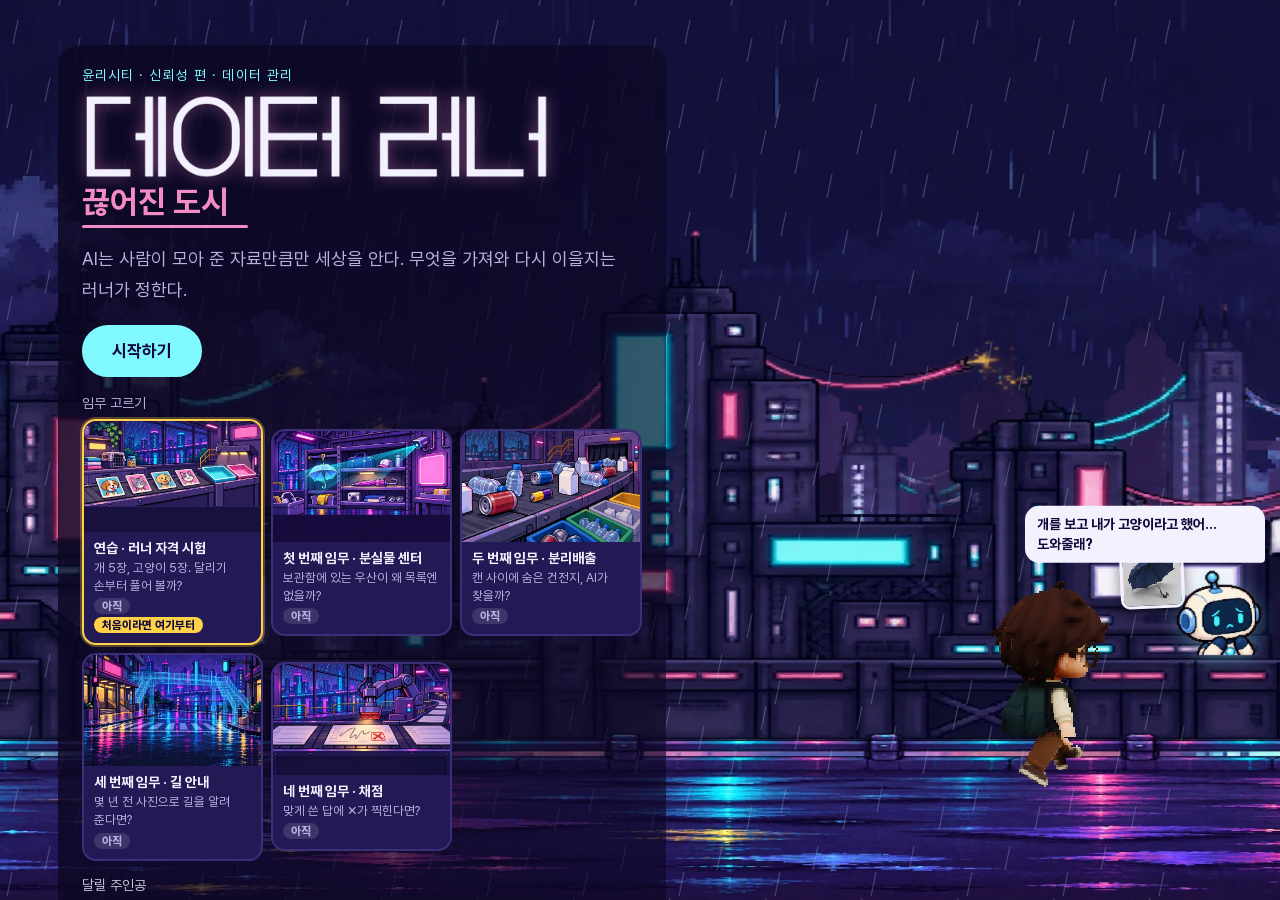
<file: index.html>
<!doctype html>
<html lang="ko">
<head>
<meta charset="utf-8">
<meta name="viewport" content="width=device-width, initial-scale=1, viewport-fit=cover">
<title>데이터 러너: 끊어진 도시</title>
<meta name="description" content="AI 학습 데이터를 직접 골라 모으며 데이터 관리의 책임을 경험하는 3레인 러너 게임">
<meta property="og:type" content="website">
<meta property="og:title" content="데이터 러너: 끊어진 도시">
<meta property="og:description" content="비 오는 도시를 달리며 AI가 배울 사진을 고르고, 그 판단이 어떤 결과로 이어지는지 확인하는 러너 게임">
<meta property="og:url" content="https://jungbucks.github.io/ethicity-data/">
<meta property="og:image" content="https://jungbucks.github.io/ethicity-data/assets/title/og-image.jpg">
<meta property="og:image:width" content="1200">
<meta property="og:image:height" content="630">
<meta name="twitter:card" content="summary_large_image">
<meta name="twitter:title" content="데이터 러너: 끊어진 도시">
<meta name="twitter:image" content="https://jungbucks.github.io/ethicity-data/assets/title/og-image.jpg">
<!-- 시작 화면 배경 4장은 스크립트를 기다리지 않고 바로 받기 시작한다(2026-11-10 — 전엔 스크립트가 다 실행된 뒤에야 받기 시작해 그림이 늦게 떴다) -->
<link rel="preload" as="image" href="assets/title/bg-sky.webp">
<link rel="preload" as="image" href="assets/title/bg-far.webp">
<link rel="preload" as="image" href="assets/title/bg-mid.webp">
<link rel="preload" as="image" href="assets/title/bg-road.webp">
<!-- 본문 글꼴 Pretendard는 게임 폴더에 싣는다(css/pretendard.css, assets/fonts — 2026-11-14). 본문 굵기(400)만 미리 받는다.
     http(s)일 때만: file://(더블클릭)에서는 미리 받기가 CORS 오류를 내고 쓰이지도 않는다(@font-face는 file://에서도 읽힌다) -->
<script>if (location.protocol !== 'file:') { const l = document.createElement('link'); l.rel = 'preload'; l.as = 'font'; l.type = 'font/woff2'; l.crossOrigin = ''; l.href = 'assets/fonts/Pretendard-Regular.subset.woff2'; document.head.appendChild(l); }</script>
<link rel="stylesheet" href="css/pretendard.css">
<link rel="stylesheet" href="css/hw-fonts.css">
<link rel="stylesheet" href="css/style.css">
<link rel="stylesheet" href="css/title-type.css">
</head>
<body>
<main id="app">
  <section id="screen-title" class="screen">
    <div id="title-scene" class="title-scene no-art" aria-hidden="true">
      <div class="tl-sky"></div>
      <div class="tl-layer tl-far"></div>
      <div class="tl-layer tl-mid"><i class="tl-spark" style="left:6.5%;top:31%"></i><i class="tl-spark" style="left:14%;top:24%"></i><i class="tl-spark" style="left:27%;top:34%"></i><i class="tl-spark" style="left:36%;top:27%"></i><i class="tl-spark" style="left:44%;top:33%"></i><i class="tl-spark" style="left:56.5%;top:31%"></i><i class="tl-spark" style="left:64%;top:24%"></i><i class="tl-spark" style="left:77%;top:34%"></i><i class="tl-spark" style="left:86%;top:27%"></i><i class="tl-spark" style="left:94%;top:33%"></i></div>
      <div class="tl-layer tl-road"></div>
      <div class="tl-rain"></div>
      <div class="tl-stage"><canvas id="title-runner" aria-hidden="true"></canvas></div>
      <div class="tl-cards"></div>
    </div>
    <div class="title-layout">
      <div class="title-wrap">
        <p class="title-kicker">윤리시티 · 신뢰성 편 · 데이터 관리</p>
        <h1 class="series-title"><span class="title-ink runner-word"><span class="title-text">데이터 러너</span><img src="assets/title-type/title.png" alt="" aria-hidden="true" onload="this.parentElement.classList.add('is-ready')" onerror="this.parentElement.classList.remove('is-ready')"></span><span class="title-sub"><span class="title-glitch" data-text="끊어진 도시">끊어진 도시</span><i class="title-link" aria-hidden="true"></i></span></h1>
        <p class="title-lead">AI는 사람이 모아 준 자료만큼만 세상을 안다. 무엇을 가져와 다시 이을지는 러너가 정한다.</p>
        <div id="title-actions" class="actions"><button id="btn-start" class="btn btn-primary" type="button">시작하기</button></div>
        <p id="title-progress" class="title-progress" hidden></p>
        <div id="title-missions" class="title-missions" role="group" aria-label="임무 고르기"></div>
        <div id="hero-pick" class="hero-pick" role="group" aria-label="달릴 주인공"></div>
      </div>
      <div id="title-guide" class="title-guide"></div>
    </div>
  </section>
  <section id="screen-profile" class="screen" hidden></section>
  <section id="screen-story" class="screen" hidden></section>
  <section id="screen-briefing" class="screen" hidden></section>
  <section id="screen-run" class="screen" hidden>
    <div id="run-stage"></div>
    <div id="hud">
      <div id="hud-bag" class="hud-bag" aria-label="가방"><span class="hud-bag-icon" aria-hidden="true"></span><b>0/0</b></div>
      <div id="hud-hp" class="hud-hp" role="img" aria-label="HP"></div>
      <div id="hud-progress" class="hud-progress" aria-hidden="true"><i></i></div>
      <button id="btn-mute" class="hud-btn" type="button" aria-label="효과음 끄기">♪</button>
      <button id="btn-pause" class="hud-btn" type="button" aria-label="일시정지">❚❚</button>
    </div>
    <p id="run-hint" class="run-hint" hidden></p>
  </section>
  <section id="screen-inspect" class="screen" hidden></section>
  <section id="screen-supervisor" class="screen" hidden></section>
  <section id="screen-conveyor" class="screen" hidden></section>
  <section id="screen-guide" class="screen" hidden></section>
  <section id="screen-grade" class="screen" hidden></section>
  <section id="screen-result" class="screen" hidden></section>
  <section id="screen-prep" class="screen" hidden></section>
  <section id="screen-knockout" class="screen" hidden></section>
  <section id="screen-no3d" class="screen" hidden></section>
  <section id="screen-city" class="screen" hidden></section>
  <section id="screen-chapter" class="screen" hidden></section>
  <section id="screen-outro" class="screen" hidden></section>
  <div id="run-fade" class="run-fade" hidden><b role="status"></b></div>
</main>
<script src="vendor/three.min.js"></script>
<script src="js/config.js"></script>
<script src="js/rng.js"></script>
<script src="missions/cast.js"></script>
<script src="missions/tutorial.js"></script>
<script src="missions/m1.js"></script>
<script src="missions/legacy-flood.js"></script>
<script src="missions/m2.js"></script>
<script src="missions/m3.js"></script>
<script src="missions/m4.js"></script>
<script src="missions/prologue.js"></script>
<script src="js/josa.js"></script>
<script src="js/cards.js"></script>
<script src="js/privacy.js"></script>
<script src="js/judge.js"></script>
<script src="js/result-line.js"></script>
<script src="js/conveyor.js"></script>
<script src="js/grade-compare.js"></script>
<script src="js/showdown.js"></script>
<script src="js/need-goal.js"></script>
<script src="js/glitch.js"></script>
<script src="js/stream.js"></script>
<script src="js/catch.js"></script>
<script src="js/input.js"></script>
<script src="js/cardart.js"></script>
<script src="js/save.js"></script>
<script src="js/sfx.js"></script>
<script src="js/bgm.js"></script>
<script src="assets/models/hero-onyu.js"></script>
<script src="assets/models/hero-daon.js"></script>
<script src="js/hero-model.js"></script>
<script src="js/title-scene.js"></script>
<script src="js/bridge-look.js"></script>
<script src="js/run-world.js"></script>
<script src="js/run-scenery.js"></script>
<script src="js/run-feedback.js"></script>
<script src="js/finish-banner.js"></script>
<script src="js/run3d.js"></script>
<script src="js/ui-story.js"></script>
<script src="js/ui-common.js"></script>
<script src="js/ui-inspect.js"></script>
<script src="js/ui-exam.js"></script>
<script src="js/ui-result.js"></script>
<script src="js/ui-conveyor.js"></script>
<script src="js/ui-guide.js"></script>
<script src="js/ui-grade.js"></script>
<script src="js/city-look.js"></script>
<script src="js/ui-city.js"></script>
<script src="js/ui-chapter.js"></script>
<script src="js/ui-shell.js"></script>
<script src="js/app.js"></script>
</body>
</html>
</file>
<file: css/pretendard.css>
/*
 * 본문 글꼴 Pretendard를 게임 폴더에 싣는다(2026-11-14) — Pretendard가 깔리지 않은 PC(학교 Windows = 맑은 고딕)에서도 같은 글꼴·같은 글자 폭으로 그려지게.
 * 파일: assets/fonts/Pretendard-*.subset.woff2 = npm pretendard@1.3.9 공식 서브셋 그대로(KS X 1001 한글 2,350자 + 라틴), SIL OFL 1.1 — assets/fonts/OFL-Pretendard.txt
 * 'Pretendard' 이름으로 @font-face를 두면 PC에 깔린 Pretendard 대신 이 파일을 쓴다. 2,350자 밖 글자는 --font 목록의 다음 글꼴(맑은 고딕 등)로 넘어간다.
 * 굵기: CSS가 쓰는 400·600·700·800·900 → 파일 넷(900은 가장 가까운 ExtraBold로). 손글씨 글꼴(hw-fonts.css)·Canvas 글자는 이 파일과 상관없다.
 * 본문 굵기(400)는 index.html이 미리 받는다(http(s)일 때만 — file:// 더블클릭에서는 미리 받기가 CORS 오류를 낸다. @font-face 자체는 file://에서도 읽힌다).
 */
@font-face { font-family: 'Pretendard'; src: url('../assets/fonts/Pretendard-Regular.subset.woff2') format('woff2'); font-weight: 400; font-style: normal; font-display: swap; }
@font-face { font-family: 'Pretendard'; src: url('../assets/fonts/Pretendard-SemiBold.subset.woff2') format('woff2'); font-weight: 600; font-style: normal; font-display: swap; }
@font-face { font-family: 'Pretendard'; src: url('../assets/fonts/Pretendard-Bold.subset.woff2') format('woff2'); font-weight: 700; font-style: normal; font-display: swap; }
@font-face { font-family: 'Pretendard'; src: url('../assets/fonts/Pretendard-ExtraBold.subset.woff2') format('woff2'); font-weight: 800; font-style: normal; font-display: swap; }
</file>
<file: css/hw-fonts.css>
/*
 * 4 임무 손글씨 글꼴 — 낱말(데이터·알고리즘·인공지능·머신러닝)과 영문 글자만 남긴 부분 글꼴(woff2, base64).
 * file://로 더블클릭해 열어도 읽히도록 글꼴 파일을 따로 두지 않고 여기에 넣었다. 라이선스: assets/fonts/OFL.txt
 * 남긴 글자: 데이터알고리즘인공지능머신러닝 datAI
 * 만드는 법: 저장소 밖 임시 폴더에서 npm subset-font(README "글꼴" 참고). 원본 글꼴 파일은 저장소에 두지 않는다.
 */
/* Poor Story (YoonDesign Inc., SIL OFL 1.1) — 반듯한 글씨 */
@font-face { font-family: 'HW Neat'; font-style: normal; font-weight: 400; font-display: block; src: url([data-uri]) format('woff2'); }
/* Gamja Flower (YoonDesign Inc., SIL OFL 1.1) — 둥근 아이 글씨 */
@font-face { font-family: 'HW Round'; font-style: normal; font-weight: 400; font-display: block; src: url([data-uri]) format('woff2'); }
/* East Sea Dokdo (YoonDesign Inc., SIL OFL 1.1) — 흘림 */
@font-face { font-family: 'HW Quick'; font-style: normal; font-weight: 400; font-display: block; src: url([data-uri]) format('woff2'); }
/* Dokdo (FONTRIX, SIL OFL 1.1) — 아주 흘린 굵은 글씨 */
@font-face { font-family: 'HW Bold'; font-style: normal; font-weight: 400; font-display: block; src: url([data-uri]) format('woff2'); }
</file>
<file: css/style.css>
/* 데이터 세계 — 밝은 네온 레트로(남보라 바탕 · 시안/분홍 네온). 외부 폰트 없음(file:// 오프라인). */
:root {
  --bg: #120c2e;
  --bg-2: #1c1446;
  --panel: #231a55;
  --line: #3b2f7a;
  --ink: #f4f1ff;
  --ink-2: #b9b2e0;
  --cyan: #7ff9ff;
  --pink: #ff5fb0;
  --yellow: #ffd24a;
  --danger: #ff5f6d;
  --ok: #5be3a1;
  --r: 14px;
  --font: "Pretendard", "Apple SD Gothic Neo", "Malgun Gothic", "Noto Sans KR", system-ui, sans-serif;
}
* { box-sizing: border-box; }
html, body { margin: 0; height: 100%; overscroll-behavior: none; background: var(--bg); color: var(--ink); font-family: var(--font); }
body { overflow: hidden; word-break: keep-all; }
#app { position: fixed; inset: 0; }
.screen { position: absolute; inset: 0; overflow: auto; }
.screen[hidden] { display: none !important; }

.btn { font: inherit; font-weight: 700; font-size: 17px; border-radius: 999px; padding: 14px 28px; border: 2px solid var(--cyan); background: transparent; color: var(--ink); cursor: pointer; }
.btn:focus-visible { outline: 3px solid var(--yellow); outline-offset: 3px; }
.btn-primary { background: var(--cyan); color: #10093a; border-color: var(--cyan); }
.btn:disabled { opacity: .4; cursor: not-allowed; }

/* 타이틀 */
#screen-title { display: grid; place-items: center; background:
  linear-gradient(180deg, #2a1a6e 0%, var(--bg) 60%),
  var(--bg); }
.title-wrap { max-width: 34rem; padding: 32px 20px; }
.title-kicker { color: var(--cyan); letter-spacing: .08em; font-size: 14px; margin: 0 0 12px; }
.title-wrap h1 { font-size: clamp(40px, 9vw, 64px); line-height: 1.05; margin: 0 0 16px; }
.title-wrap h1 span { display: block; font-size: .5em; color: var(--pink); margin-top: 8px; }
.title-lead { color: var(--ink-2); font-size: 18px; line-height: 1.7; margin: 0 0 32px; }

/* 달리기 */
#screen-run { overflow: hidden; background: var(--bg); touch-action: none; }
#run-stage { position: absolute; inset: 0; touch-action: none; background:
  radial-gradient(ellipse 60% 30% at 50% 42%, rgba(255,95,176,.45), transparent 70%),
  linear-gradient(180deg, #0d0828 0%, #2a1a6e 40%, #120c2e 60%); }
#run-stage canvas { display: block; width: 100%; height: 100%; }
/* 빛의 다리(js/run-world.js): 캔버스 뒤 CSS 층 — 하늘·지평선 도시(밑변 = --rw-horizon)·색조·비. 지평선 아래 = 다리 아래 도시의 어둠(바탕) */
#run-stage.rw-on { isolation: isolate; --rw-horizon: 40%; }
#run-stage.rw-on.rw-night { background: linear-gradient(180deg, #120c2e 0%, #1a1040 40%, #0e0926 62%, #0a071c 100%); }
#run-stage.rw-on.rw-day { background: linear-gradient(180deg, #8fc8e8 0%, #cfe4ef 40%, #a9bccb 62%, #7d8fa3 100%); }
.rw-layer { position: absolute; left: 0; z-index: -1; pointer-events: none; }
.rw-layer[hidden] { display: none; }
.rw-sky { top: 0; right: 0; height: calc(var(--rw-horizon) + 2px); background: center bottom / cover no-repeat; }
.rw-far, .rw-mid { width: 400%; background-repeat: repeat-x; background-size: auto 100%; will-change: transform; }
.rw-far { top: calc(var(--rw-horizon) - 30vh); height: 30vh; opacity: .85; }
.rw-mid { top: calc(var(--rw-horizon) - 27vh); height: 27vh; }
.rw-tint { inset: 0; }
/* 실내 무대(2·4 임무, 2차): 벽 그림(창 유리 투명) 밑변 = 지평선, 창 띠(그림 높이 25~68%) 뒤로 낮 도시. 그림이 없으면 방 색 바탕 + 도시만 */
#run-stage.rw-on.rw-indoor.rw-room-sorting { background: linear-gradient(180deg, #a39586 0%, #a39586 40%, #6b6457 62%, #5a544a 100%); }
#run-stage.rw-on.rw-indoor.rw-room-grading { background: linear-gradient(180deg, #c6caca 0%, #c6caca 40%, #6f7c93 62%, #5c677b 100%); }
#run-stage.rw-on.rw-indoor.rw-room-office { background: linear-gradient(180deg, #cea379 0%, #cea379 40%, #5a4330 62%, #4a3628 100%); }
.rw-indoor .rw-sky { height: calc(var(--rw-horizon) * .72); }
.rw-indoor .rw-far { top: calc(var(--rw-horizon) * .26); height: calc(var(--rw-horizon) * .44); opacity: .9; }
.rw-indoor .rw-mid { top: calc(var(--rw-horizon) * .36); height: calc(var(--rw-horizon) * .34); }
.rw-wall { top: 0; height: calc(var(--rw-horizon) + 1px); width: 400%; background-repeat: repeat-x; background-size: auto 100%; background-position: left bottom; will-change: transform; }
.rw-rain { inset: -192px 0 0 -96px; animation: rw-rain .5s linear infinite; background-image: url("data:image/svg+xml,%3Csvg xmlns='http://www.w3.org/2000/svg' width='96' height='192'%3E%3Cg stroke='%23bcd4ff' stroke-opacity='.22' stroke-width='1.2'%3E%3Cpath d='M12 8l-5 24M44 66l-5 24M74 26l-5 24M88 118l-5 24M26 138l-5 24M58 162l-5 24M6 92l-5 24'/%3E%3C/g%3E%3C/svg%3E"); }
@keyframes rw-rain { to { transform: translate(-48px, 192px); } }
.rw-still .rw-rain { animation: none; }
@media (prefers-reduced-motion: reduce) { .rw-rain { animation: none; } }
#hud { position: absolute; left: 16px; right: 16px; top: 16px; display: flex; gap: 12px; align-items: center; pointer-events: none; }
.hud-bag { pointer-events: none; display: flex; align-items: center; gap: 8px; background: rgba(18,12,46,.7); border: 2px solid var(--cyan); border-radius: 999px; padding: 6px 14px; font-size: 20px; }
.hud-bag-icon { width: 20px; height: 18px; border: 3px solid var(--cyan); border-radius: 4px 4px 7px 7px; }
.hud-bag.full { border-color: var(--pink); }
.hud-bag.bump { animation: bump .25s ease-out; }
@keyframes bump { 40% { transform: scale(1.18); } }
.hud-progress { flex: 1; height: 8px; border-radius: 4px; background: rgba(255,255,255,.15); overflow: hidden; }
.hud-progress i { display: block; height: 100%; width: 0; background: var(--cyan); }
.hud-btn { pointer-events: auto; font: inherit; font-size: 18px; width: 40px; height: 40px; border-radius: 50%; border: 2px solid var(--ink-2); background: rgba(18,12,46,.7); color: var(--ink); cursor: pointer; }
.hud-btn[aria-pressed="true"] { opacity: .5; text-decoration: line-through; }
/* 일시정지 메뉴의 배경음악 켬/끔(js/bgm.js) */
.opt-toggle { display: flex; align-items: center; gap: 10px; min-height: 44px; margin: 4px 0 8px; cursor: pointer; font-weight: 600; }
.opt-toggle input { width: 22px; height: 22px; margin: 0; accent-color: var(--cyan); cursor: pointer; }
.run-hint { position: absolute; left: 50%; bottom: 24px; transform: translateX(-50%); margin: 0; background: rgba(18,12,46,.8); border: 1px solid var(--line); border-radius: 999px; padding: 10px 18px; font-size: 16px; white-space: nowrap; }

@media (prefers-reduced-motion: reduce) { .hud-bag.bump { animation: none; } }

/* 공통 페이지(브리핑·검수·결과·마무리) */
.screen:not(#screen-run):not(#screen-title) { background: linear-gradient(180deg, #1c1446 0%, var(--bg) 70%); }
.page { max-width: 46rem; margin: 0 auto; padding: 32px 16px 48px; line-height: 1.7; }
.page h2 { font-size: 22px; margin: 32px 0 16px; }
.kicker { color: var(--cyan); font-size: 14px; letter-spacing: .06em; margin: 0 0 16px; }
.lead { font-size: 18px; color: var(--ink); }
.note { color: var(--ink-2); font-size: 16px; }
.missing { border-left: 3px solid var(--pink); padding: 4px 0 4px 12px; margin: 12px 0; color: var(--ink); }
.actions { display: flex; gap: 12px; flex-wrap: wrap; margin-top: 32px; }
/* 주 버튼 막대(첫 시험 검수 '이 자료로 시험하기' · 결과 '다음 장면' — 플레이테스트 2026-11-12): 내용이 길어도 화면 아래에 붙어 첫 화면에 보인다.
   바탕 = 화면 바탕과 같은 그라디언트를 화면 기준(fixed)으로 칠해 이음매가 안 보이고, 위쪽은 마스크로 서서히(내용이 막대 밑으로 스며든다).
   아래 여백(.page padding-bottom 48px)까지 덮도록 음수 여백 — 붙어 있을 때와 끝까지 내렸을 때 버튼 자리가 같다 */
.actions.actions-sticky { position: sticky; bottom: 0; z-index: 4; margin: 8px -16px -48px; padding: 28px 16px calc(20px + env(safe-area-inset-bottom, 0px));
  background: linear-gradient(180deg, #1c1446 0%, var(--bg) 70%) fixed;
  -webkit-mask-image: linear-gradient(180deg, transparent 0, #000 20px); mask-image: linear-gradient(180deg, transparent 0, #000 20px); }
.btn-ghost { border-color: var(--line); color: var(--ink-2); padding: 10px 18px; font-size: 15px; }
.portrait { flex: none; }
.line { display: flex; gap: 12px; align-items: flex-start; margin: 16px 0; }
.line-body b { font-size: 15px; }
.line-body p { margin: 2px 0 0; font-size: 17px; }

/* 대화창 */
#screen-story { display: flex; align-items: flex-end; justify-content: center; padding: 16px; }
.skip { position: absolute; top: 16px; right: 16px; }
.dialog { width: 100%; max-width: 44rem; display: flex; gap: 16px; align-items: flex-start; background: var(--panel); border: 2px solid var(--line); border-radius: 22px; padding: 20px; margin-bottom: 8vh; cursor: pointer; }
.dialog-body { flex: 1; min-width: 0; }
.dialog-name { font-size: 16px; }
.dialog-text { font-size: 19px; line-height: 1.7; margin: 4px 0 8px; }
.dialog-hint { font-size: 13px; color: var(--ink-2); }
/* 대화 장면 그림(대사 줄 bg) — 인물이 오른쪽에 있는 그림 기준: 오른쪽을 남기고 잘라 폰에서도 인물이 보인다.
   넓은 화면에선 대화창을 그림의 빈 왼쪽으로 */
.story-bg { position: absolute; inset: 0; width: 100%; height: 100%; object-fit: cover; object-position: 90% 50%; opacity: 0; transition: opacity .6s ease; pointer-events: none; }
.story-bg.on { opacity: 1; }
#screen-story.has-bg .dialog { position: relative; z-index: 1; box-shadow: 0 8px 28px rgba(0, 0, 0, .45); }
#screen-story .skip { z-index: 2; }
#screen-story.has-bg .skip { background: rgba(16, 9, 58, .78); }
@media (min-width: 900px) { #screen-story.has-bg { justify-content: flex-start; } #screen-story.has-bg .dialog { max-width: min(44rem, 42vw); margin-left: 2vw; } }
@media (prefers-reduced-motion: reduce) { .story-bg { transition: none; } }
/* 2 임무 선별장 그림: 수거봇이 그림 오른쪽 끝(73~98%)이라 좁은 화면에서 90% 기준이면 머리 오른쪽이 잘린다 → 좁은 화면만 더 오른쪽 기준 */
@media (max-width: 899px) { .story-bg[src$="m2-sorting.webp"] { object-position: 98% 50%; } }
/* 좁은 세로 화면(휴대폰, 2026-11-11 사용자 결정): 그림을 잘라 화면에 채우지 않고 건너뛰기 버튼 아래에 통째로(가로에 맞춤) —
   전에는 그림의 오른쪽 4분의 1만 보여 1 임무의 우산·모니터, 2 임무의 건전지가 화면 밖이었다. 3·4 임무 그림도 같은 배치 */
@media (max-width: 640px) and (orientation: portrait) {
  .story-bg, .story-bg[src$="m2-sorting.webp"] { inset: 72px auto auto 8px; width: calc(100% - 16px); height: auto; aspect-ratio: 16 / 9; object-fit: cover; object-position: 50% 50%; border-radius: 12px; }
}

/* 브리핑 장면 */
.brief-scenes { display: grid; grid-template-columns: repeat(auto-fill, minmax(min(100%, 200px), 1fr)); gap: 16px; align-items: start; }
.brief-scene { margin: 0; background: var(--panel); border-radius: var(--r); padding: 8px; }
.brief-scene img { display: block; width: 100%; aspect-ratio: 1; object-fit: cover; border-radius: 6px; } /* 장면 카드 = 정사각형(Canvas 그림도, 그림 파일 art.img도) */
/* 4 임무 브리핑 답안 샘플(낱말판) — 375px에서 2×2, 넓으면 4칸 */
.brief-samples { display: grid; grid-template-columns: repeat(4, minmax(0, 1fr)); gap: 10px; }
.brief-sample { margin: 0; }
.brief-sample img { display: block; width: 100%; aspect-ratio: 1; border-radius: 8px; }
.brief-sample figcaption { font-size: 14px; text-align: center; padding-top: 4px; color: var(--muted, #c9c3e8); }
@media (max-width: 640px) { .brief-samples { grid-template-columns: repeat(2, minmax(0, 1fr)); } }
.brief-scene figcaption { font-size: 16px; padding: 8px 4px 2px; }
.brief-scene[data-emphasis="low"] { opacity: .72; transform: scale(.88); transform-origin: top left; }
.brief-scene[data-emphasis="low"] figcaption { font-size: 14px; color: var(--ink-2); }

/* 결과 장면 그림: 화면 높이의 46%까지만(1280×800에서 480 → 368px) — 그림 아래 결과 문구가 첫 화면에서 주 버튼 막대에 가리지 않게(플레이테스트 2026-11-12). 좁은 화면은 폭 그대로 */
.result-art { display: block; width: 100%; max-width: min(30rem, 46vh); border-radius: var(--r); }

/* 검수 · 보충 준비 */
.notice { background: rgba(255,95,176,.14); border: 1px solid var(--pink); border-radius: 12px; padding: 10px 14px; }
.notice[hidden] { display: none; }
.bag-grid[hidden] { display: none; }
.btn-prep-all { margin: 12px 0; }
.notice.notice-ok { background: rgba(91,227,161,.12); border-color: var(--ok); } /* 보충 출발 가능(플레이테스트 7) */
.bag-grid { display: grid; grid-template-columns: repeat(auto-fill, minmax(96px, 1fr)); gap: 10px; }
.bag-card { position: relative; background: var(--panel); border: 2px solid var(--line); border-radius: 12px; padding: 6px; }
.bag-card.ambiguous { border-color: var(--pink); }
.bag-card.undecided { box-shadow: 0 0 0 3px rgba(255,95,176,.35); }
.bag-open { display: block; width: 100%; padding: 0; border: 0; background: none; color: inherit; font: inherit; cursor: pointer; }
.bag-open > img { display: block; width: 100%; image-rendering: pixelated; border-radius: 6px; }
.bag-icons { display: flex; gap: 4px; margin-top: 4px; }
.bag-icons img { width: 22px; height: 22px; }
.bag-state { display: block; font-size: 12px; color: var(--pink); margin-top: 2px; }
.btn-remove { margin-top: 6px; width: 100%; font: inherit; font-size: 13px; padding: 4px; border-radius: 8px; border: 1px solid var(--line); background: transparent; color: var(--ink-2); cursor: pointer; }
.btn-remove:hover { color: var(--ink); border-color: var(--ink-2); }
.scene-sum { margin: 0 0 16px; }
.scene-sum h3 { font-size: 16px; margin: 0 0 8px; color: var(--ink-2); }
.scene-thumbs { display: flex; flex-wrap: wrap; gap: 4px; min-height: 40px; }
.scene-thumbs img { width: 40px; height: 40px; image-rendering: pixelated; border-radius: 4px; }
.scene-thumbs .empty { color: var(--ink-2); font-size: 14px; }
.zoom { position: fixed; inset: 0; z-index: 10; background: rgba(8,5,24,.8); display: grid; place-items: center; padding: 16px; overflow: auto; }
.zoom-panel { background: var(--bg-2); border: 2px solid var(--cyan); border-radius: 20px; padding: 16px; width: min(100%, 40rem); max-height: 100%; overflow: auto; }
.zoom-art { display: block; width: 100%; max-width: 22rem; border-radius: 10px; margin: 10px auto 0; } /* 가운데(플레이테스트 5) */
.zoom-head { display: flex; align-items: center; justify-content: space-between; gap: 10px; }
.zoom-head .zoom-label { margin: 0; min-width: 0; }
.zoom-close { flex: none; }
.zoom-panel h3 { font-size: 16px; margin: 16px 0 8px; }
.clues { display: grid; grid-template-columns: repeat(auto-fill, minmax(140px, 1fr)); gap: 10px; }
.clue { margin: 0; }
.clue img { display: block; width: 100%; border-radius: 8px; }
.clue figcaption { font-size: 14px; margin-top: 4px; }
.labels { display: flex; flex-wrap: wrap; gap: 8px; }
.btn-label { padding: 8px 14px; font-size: 15px; border-color: var(--line); }
.btn-label[aria-pressed="true"] { background: var(--pink); border-color: var(--pink); color: #10093a; }
.page-center { min-height: 100%; display: flex; flex-direction: column; justify-content: center; }
.failed { padding-left: 20px; }

/* 결과 */
.chip { display: inline-block; border-radius: 999px; padding: 4px 14px; font-weight: 700; font-size: 15px; margin: 16px 0 0; }
.chip-ok { background: var(--ok); color: #0b2a1c; }
.chip-warn { background: #ff9f5a; color: #3a1a00; }
.chip-danger { background: var(--danger); color: #2a0008; }

/* 프롤로그: 러너 프로필 + 독백 */
.prologue { min-height: 100%; display: flex; flex-direction: column; justify-content: center; padding-top: 72px; }
.profile-card { display: flex; gap: 20px; align-items: center; background: var(--panel); border: 2px solid var(--yellow); border-radius: 24px; padding: 20px; }
.profile-body .kicker { margin-bottom: 8px; color: var(--yellow); }
.profile-body dl { margin: 0; font-size: 16px; }
.profile-row { display: grid; grid-template-columns: 7em 1fr; gap: 12px; padding: 2px 0; }
.profile-body dt { color: var(--ink-2); }
.profile-body dd { margin: 0; font-weight: 700; }
.mono { margin-top: 28px; cursor: pointer; min-height: 12rem; }
.mono-line { font-size: 20px; font-style: italic; line-height: 1.7; margin: 0 0 10px; animation: mono-in .45s ease-out; }
.mono-line.past { color: var(--ink-2); font-size: 17px; }
@keyframes mono-in { from { opacity: 0; transform: translateY(8px); } }
@media (prefers-reduced-motion: reduce) { .mono-line { animation: none; } }
@media (max-width: 420px) { .profile-card { flex-direction: column; align-items: flex-start; } }

/* HP 하트(불꽃) */
.hud-hp { display: flex; gap: 4px; }
.hud-hp .heart { width: 22px; height: 20px; background: rgba(255,255,255,.18);
  clip-path: path('M11 19 L2 9.5 A5 5 0 0 1 11 3.5 A5 5 0 0 1 20 9.5 Z'); }
.hud-hp .heart.on { background: var(--pink); }

/* ---------- P2·P3·P4: 카드 라벨·개수·도움말·일시정지·되돌리기 ---------- */
.bag-label { display: block; font-size: 12px; line-height: 1.35; color: var(--ink); margin-top: 3px; word-break: keep-all; }
.badge-new { position: absolute; top: 4px; left: 4px; font-size: 11px; font-weight: 800; padding: 1px 6px; border-radius: 999px; background: var(--yellow); color: #10093a; }
.bag-card.is-new { border-color: var(--yellow); }
.combo-list, .kind-list, .legend { list-style: none; padding: 0; margin: 0 0 8px; display: grid; gap: 6px; }
.combo, .kind { display: flex; align-items: center; gap: 8px; flex-wrap: wrap; font-size: 14px; }
.combo .bag-icons, .kind .bag-icons, .legend .bag-icons { margin: 0; }
.combo-count { margin-left: auto; font-variant-numeric: tabular-nums; }
.combo.short .combo-count { color: var(--pink); }
.kind .btn-small { margin-left: 4px; }
.missing-count { margin: -4px 0 10px; font-size: 14px; color: var(--ink-2); font-variant-numeric: tabular-nums; }
.legend { display: flex; flex-wrap: wrap; gap: 6px 14px; margin: 16px 0 4px; }
.legend li { display: inline-flex; align-items: center; gap: 4px; font-size: 14px; color: var(--ink-2); }
.legend-note { margin-top: 4px; }
.zoom-label { display: flex; align-items: center; gap: 8px; margin: 8px 0 0; font-weight: 700; }
.btn-small { font-size: 13px; padding: 4px 12px; border-width: 1px; }
.btn-help { position: absolute; top: 16px; right: 16px; width: 40px; height: 40px; padding: 0; z-index: 2; font-weight: 800; }
.modal { border: 2px solid var(--cyan); border-radius: 20px; background: var(--bg-2); color: var(--ink); padding: 0; width: min(92vw, 34rem); max-height: 88vh; }
.modal::backdrop { background: rgba(8,5,24,.75); }
.modal-body { padding: 20px; overflow: auto; }
.modal-body h2 { margin: 0 0 8px; font-size: 20px; }
.modal-body h2:focus { outline: none; }
.modal-body h3 { font-size: 15px; margin: 14px 0 4px; color: var(--cyan); }
.modal-body p { margin: 0 0 6px; line-height: 1.55; }
.modal .actions { margin-top: 18px; }
.toast { position: fixed; left: 50%; bottom: 20px; transform: translateX(-50%); z-index: 20; display: flex; align-items: center; gap: 10px; flex-wrap: wrap; max-width: calc(100vw - 32px);
  background: var(--panel); border: 2px solid var(--yellow); border-radius: 14px; padding: 10px 14px; box-shadow: 0 6px 24px rgba(0,0,0,.4); }
#title-actions { justify-content: center; }

/* 타이틀: 달릴 주인공 고르기(온유·다온) */
.hero-pick { display: flex; gap: 8px; align-items: center; justify-content: center; margin-top: 14px; }
.hero-pick-label { font-size: 14px; opacity: 0.8; margin-right: 4px; }
.hero-chip { min-height: 40px; padding: 6px 16px; border-radius: 999px; border: 2px solid rgba(255, 255, 255, 0.35); background: transparent; color: inherit; font: inherit; font-weight: 700; cursor: pointer; }
.hero-chip::before { content: ''; display: inline-block; width: 10px; height: 10px; border-radius: 50%; margin-right: 8px; vertical-align: middle; }
.hero-onyu::before { background: #2f5d55; }
.hero-daon::before { background: #a98bd0; }
.hero-chip[aria-pressed="true"] { border-color: #ffd24a; background: rgba(255, 210, 74, 0.16); }
.hero-chip:focus-visible { outline: 3px solid #7ff9ff; outline-offset: 2px; }
.run-feedback { position: absolute; inset: 0; pointer-events: none; overflow: hidden; }
.run-card { position: absolute; transform: translateX(-50%); padding: 5px; border: 3px solid var(--card-color); border-radius: 9px; background: #111c2b; box-shadow: 0 3px 10px #0008; color: #fff; }
.run-card[hidden], .catch-notice[hidden] { display: none; }
.run-card img { display: block; width: 100%; aspect-ratio: 1; image-rendering: auto; border-radius: 3px; }
.run-card-label { display: block; text-align: center; font-size: 15px; line-height: 1.35; font-weight: 700; padding: 6px 0 2px; word-break: keep-all; }
.catch-badge { display: none; position: absolute; bottom: -30px; left: 50%; transform: translateX(-50%); padding: 3px 14px; border-radius: 5px; background: #fff; color: #122b35; font-size: 17px; white-space: nowrap; }
.catch-active { box-shadow: 0 0 0 3px #fff, 0 0 24px var(--card-color); }
/* "지지직"(js/glitch.js, 연출만): 효과 그림은 JS가 바꿔 끼운다(밝기 그대로). 움직임 줄이기 = 효과 없이 테두리만 살짝 흐리게 */
.run-card.glitching[data-glitch="stripe"] img { transform: translateX(2px); }
.run-card.glitch-soft { border-color: color-mix(in srgb, var(--card-color) 45%, transparent); box-shadow: 0 0 8px color-mix(in srgb, var(--card-color) 55%, transparent), 0 3px 10px #0008; }
.catch-active .catch-badge { display: block; }
.caught-flight { z-index: 500 !important; }
.caught-flight .catch-badge { display: none; }
.catch-notice { position: absolute; left: 20px; top: 72px; max-width: calc(100% - 40px); padding: 7px 12px; background: #112633ed; color: white; border-radius: 6px; font-size: 16px; z-index: 501; }
.hud-bag.empty-grab { animation: empty-grab .2s ease-out; }
@keyframes empty-grab { 25% { transform: translateX(-4px); } 75% { transform: translateX(4px); } }
@media (prefers-reduced-motion: reduce) { .hud-bag.empty-grab { animation: none; outline: 2px solid white; } }
.fire-warning { position: absolute; z-index: 480; transform: translateX(-50%); padding: 6px 20px; background: #b91f34; color: white; border: 2px solid #ffe4df; border-radius: 4px; font-size: 20px; }
.damage-flash { position: absolute; inset: 0; z-index: 490; box-shadow: inset 0 0 80px 20px #f52f4c99; }
.damage-flash b { position: absolute; bottom: 100px; left: 50%; transform: translateX(-50%); background: #9a1830; color: white; padding: 8px 18px; border-radius: 5px; }
.fire-warning[hidden], .damage-flash[hidden] { display: none; }
.run-hint { max-width: calc(100% - 32px); white-space: normal; text-align: center; word-break: keep-all; }
.hud-progress.zone-progress { display: grid; grid-template-columns: repeat(4, minmax(0, 1fr)); height: auto; gap: 4px; overflow: visible; background: none; }
.zone-cell { min-width: 0; padding: 6px 5px; border: 1px solid #6f889b; border-radius: 5px; background: linear-gradient(90deg, #306477 var(--zone-progress), #152636ed var(--zone-progress)); color: #fff; font-size: 12px; line-height: 1.4; }
.zone-cell span, .zone-count { display: block; }
.zone-count { font-size: 14px; }
.zone-cell.current { border-color: #b8fbff; outline: 1px solid #b8fbff; }
.zone-sign { position: absolute; z-index: 510; top: 96px; left: 50%; transform: translateX(-50%); max-width: calc(100% - 32px); padding: 10px 18px; background: #102636ed; border-left: 4px solid #92d6dd; border-radius: 4px; color: #fff; font-size: 18px; word-break: keep-all; }
.zone-sign[hidden] { display: none; }
@media (max-width: 650px) {
  #hud { flex-wrap: wrap; gap: 8px; }
  #hud-progress.zone-progress { order: 5; flex-basis: 100%; }
  #hud-hp { flex: 1; }
  .zone-cell { font-size: 11px; }
  .zone-sign { top: 150px; font-size: 15px; }
  .catch-notice { top: 135px; font-size: 14px; }
}
.character-portrait { display: inline-block; flex: none; overflow: hidden; vertical-align: middle; }
.character-portrait img { display: block; width: 400%; max-width: none; height: 100%; image-rendering: auto; }
.hero-pick { flex-wrap: wrap; justify-content: flex-start; align-items: flex-end; gap: 8px; }
.hero-pick-label { flex-basis: 100%; }
.hero-chip { display: flex; flex-direction: column; align-items: center; gap: 4px; border-radius: 12px; padding: 8px; }
.hero-chip::before { display: none; }
.hero-companion { display: flex; flex-direction: column; align-items: center; gap: 4px; padding: 10px 8px; font-size: 15px; color: var(--ink-2); }

/* ---------- 2 임무: 이름표 고치기 ---------- */
.bag-card.fixed { border-color: var(--cyan); }
.bag-fixed { position: absolute; top: 4px; right: 4px; font-size: 11px; font-weight: 800; padding: 1px 6px; border-radius: 999px; background: var(--cyan); color: #10093a; }
.relabel .btn-label { display: inline-flex; align-items: center; gap: 6px; padding: 6px 12px 6px 8px; }
.relabel .bag-icons { margin: 0; }
.relabel .bag-icons img { width: 18px; height: 18px; }

/* ---------- 2 임무: 컨베이어 실제 분류 ---------- */
.page-wide { max-width: 64rem; }
.cv-stage { position: relative; background: #1b1640; border: 2px solid var(--line); border-radius: 18px; padding: 14px; margin: 12px 0; }
.cv-line { position: relative; padding-top: 44px; }
.cv-belt { position: relative; height: 96px; border-radius: 10px; display: flex; align-items: center; justify-content: center;
  background: repeating-linear-gradient(90deg, #24262f 0 22px, #343744 22px 26px); background-size: 52px 100%; box-shadow: inset 0 -6px 0 #15161c; }
.cv-belt.run { animation: cv-belt .5s linear infinite; }
@keyframes cv-belt { to { background-position: 52px 0; } }
.cv-claw { position: absolute; top: 0; left: 50%; width: 44px; height: 44px; transform: translateX(-50%); transition: transform .2s ease; z-index: 2; }
.cv-claw i { position: absolute; left: 19px; top: -14px; width: 6px; height: 34px; background: #9aa0ad; }
.cv-claw b { position: absolute; top: 18px; width: 8px; height: 22px; background: #c9ced6; border-radius: 0 0 4px 4px; }
.cv-claw b:first-of-type { left: 6px; transform: rotate(12deg); }
.cv-claw b:last-of-type { right: 6px; transform: rotate(-12deg); }
.cv-claw.grab { transform: translateX(-50%) translateY(26px); }
.cv-item { width: 76px; height: 76px; border-radius: 10px; border: 3px solid transparent; background: #f3e6d3; transform-origin: top left; flex: none; }
.cv-item img { display: block; width: 100%; height: 100%; border-radius: 7px; }
.cv-belt .cv-item { animation: cv-in var(--cv-in, 400ms) ease-out both; }
@keyframes cv-in { from { transform: translateX(-30vw); opacity: .2; } }
.cv-item.ok { border-color: var(--ok, #5be3a1); }
.cv-item.bad { border-color: var(--danger, #ff5f6d); box-shadow: 0 0 0 3px rgba(255,95,109,.35); }
/* 분류함 수(--cv-n, ui-conveyor가 임무의 이름표 수로 건다)만큼 칸을 나눠 벨트 폭에 고르게 — 전엔 늘 7칸이라 1 임무(4칸)는 왼쪽에 몰렸다 */
.cv-bins { display: grid; grid-template-columns: repeat(var(--cv-n, 7), minmax(0, 1fr)); gap: 8px; margin-top: 22px; }
.cv-bin { background: var(--bin); border-radius: 8px 8px 14px 14px; padding: 6px 4px 8px; min-height: 132px; display: flex; flex-direction: column; align-items: center; }
.cv-bin-head { display: flex; flex-direction: column; align-items: center; gap: 2px; font-size: 13px; font-weight: 800; color: #10093a;
  background: rgba(255,255,255,.88); border-radius: 10px; padding: 3px 6px; text-align: center; word-break: keep-all; line-height: 1.25; width: 100%; }
.cv-bin-head .bag-icons { margin: 0; }
.cv-bin-items { display: flex; flex-wrap: wrap; gap: 4px; justify-content: center; margin-top: 6px; }
.cv-bin-items .cv-item { width: 42px; height: 42px; border-width: 2px; border-radius: 7px; }
.cv-bin-items .cv-item img { border-radius: 5px; }
.cv-status { min-height: 1.7em; font-weight: 700; color: var(--ink); margin: 4px 0; }
.cv-stop { position: absolute; inset: 0; z-index: 3; background: rgba(40,4,14,.86); border-radius: 16px; display: grid; place-items: center; padding: 12px; overflow: auto; }
.cv-stop[hidden] { display: none; }
.cv-stop-panel { display: flex; gap: 16px; align-items: center; flex-wrap: wrap; justify-content: center; max-width: 44rem; }
.cv-stop-art { width: min(240px, 60vw); border-radius: 12px; border: 3px solid var(--danger, #ff5f6d); }
.cv-stop-body { flex: 1 1 16rem; }
.cv-stop-body .line { margin: 8px 0; }
.cv-end[hidden] { display: none; }
.result-wrong h3 { font-size: 15px; margin: 16px 0 6px; color: var(--ink-2); }
.result-wrong-row { display: flex; flex-wrap: wrap; gap: 10px; }
.result-wrong figure { margin: 0; width: 96px; font-size: 12px; color: var(--ink-2); text-align: center; word-break: keep-all; }
.result-wrong img { width: 96px; height: 96px; border-radius: 8px; border: 3px solid var(--danger, #ff5f6d); display: block; }
@media (max-width: 640px) {
  .cv-bins { grid-template-columns: repeat(var(--cv-n-narrow, 4), minmax(0, 1fr)); gap: 6px; }
  .cv-bin { min-height: 100px; }
  .cv-bin-head { font-size: 11px; }
  .cv-belt { height: 80px; }
  .cv-item { width: 64px; height: 64px; }
  .cv-bin-items .cv-item { width: 34px; height: 34px; }
}
@media (prefers-reduced-motion: reduce) { .cv-belt.run, .cv-belt .cv-item { animation: none; } .cv-claw { transition: none; } }

/* ---------- 타이틀: 임무 고르기 ---------- */
.title-missions { display: flex; flex-wrap: wrap; gap: 8px; align-items: center; margin-top: 16px; }
.title-missions-label { font-size: 14px; color: var(--ink-2); margin-right: 4px; }

/* ---------- 보충 준비: 오염 안내·종류별 사진 고르기 ---------- */
.prep-contam { margin: 4px 0 0; font-size: 14px; color: var(--pink); }
.kind-pick { flex-basis: 100%; display: flex; flex-wrap: wrap; gap: 6px; padding: 6px 0 4px 28px; }
.kind-pick-card { padding: 0; border: 2px solid var(--line); border-radius: 8px; background: none; cursor: pointer; width: 56px; height: 56px; }
.kind-pick-card:hover, .kind-pick-card:focus-visible { border-color: var(--pink); }
.kind-pick-card img { display: block; width: 100%; height: 100%; image-rendering: pixelated; border-radius: 6px; }

/* ---------- 결과·컨베이어: 이름표는 맞게 고쳤지만 개수 부족 ---------- */
.fixed-note, .cv-note { color: var(--yellow); }
.cv-note { margin: 4px 0; font-size: 15px; }

/* ---------- 3 임무: 도시 변경 기록·촬영 날짜·길 안내 시연 ---------- */
.change-log { background: var(--panel); border: 2px solid var(--line); border-radius: 14px; padding: 10px 14px; margin: 12px 0; }
.change-log h3 { font-size: 15px; margin: 0 0 6px; color: var(--cyan); }
.change-log-list { list-style: none; margin: 0; padding: 0; display: grid; gap: 4px; }
.change-log-list li { display: flex; flex-wrap: wrap; align-items: center; gap: 6px; font-size: 14px; }
.change-log-list .bag-icons { margin: 0; }
.zoom-date { margin: 8px 0 0; font-weight: 700; color: var(--yellow); }
.zoom-log { margin: 2px 0 0; font-size: 14px; color: var(--ink-2); }
.gd-stage { position: relative; min-height: 260px; }
.gd-list { list-style: none; margin: 12px 0; padding: 0; display: grid; gap: 10px; }
.gd-item { display: grid; grid-template-columns: 96px 1fr; gap: 12px; align-items: center; background: var(--panel); border: 3px solid var(--line); border-radius: 14px; padding: 8px; animation: gd-in .25s ease-out both; }
.gd-item.ok { border-color: var(--ok); }
.gd-item.bad { border-color: var(--danger); }
.gd-art { width: 96px; height: 96px; border-radius: 10px; display: block; }
.gd-q { margin: 0; font-weight: 700; }
.gd-a { margin: 4px 0 0; }
.gd-note { margin: 2px 0 0; font-size: 14px; color: var(--pink); }
@keyframes gd-in { from { opacity: 0; transform: translateY(8px); } }
@media (prefers-reduced-motion: reduce) { .gd-item { animation: none; } }
@media (max-width: 640px) { .gd-item { grid-template-columns: 64px 1fr; } .gd-art { width: 64px; height: 64px; } }
.result-wrong-list { margin: 0; padding-left: 18px; font-size: 14px; color: var(--ink-2); }
#gd-stop { align-content: end; padding-bottom: 16px; }

/* ---------- 사소한 문제 9가지 ---------- */
.mono-line.done { animation: none; }
/* 대화창은 화면 어디를 눌러도 넘어간다 → 손가락 커서. 휴대폰 브라우저는 누른 자리에서 손가락 커서가 이어지는 가장 큰 조상에 탭 표시 색(안드로이드 크롬 rgba(51,181,229,.4))을
   덮는데, 그게 이 화면 전체라 한 줄 넘길 때마다 화면이 번쩍였다(2026-11-16) → 탭 표시 색을 끈다.
   오프닝(#screen-profile)은 버튼으로만 넘기니 화면에 손가락 커서를 두지 않는다(옛 독백 화면 때의 것 — 남아 있으면 [다음]을 누를 때마다 같은 번쩍임) */
#screen-story { cursor: pointer; -webkit-tap-highlight-color: transparent; }
.outro-summary { margin: 12px 0 0; padding-left: 18px; color: var(--ink-2); }
/* 임무 완료 화면 뒤 장면 그림(어둡게, ui-story outro opts.bg) — 화면에 고정이라 글을 내려도 그대로. 글은 그 위(z 1)에서 원래 색 그대로 읽힌다 */
.outro-bg { position: fixed; inset: 0; width: 100%; height: 100%; object-fit: cover; object-position: 70% 50%; filter: brightness(.35); pointer-events: none; z-index: 0; }
.outro-page { position: relative; z-index: 1; }
.outro-bg ~ .outro-page .outro-summary { color: var(--ink); }
.outro-hint { display: block; font-size: 15px; color: var(--ink-2); }
.outro-bg ~ .outro-page .outro-hint { color: #d6d0f2; }
/* 4 임무 전후 비교표: 작은 회색 글(열 이름)이 그림의 밝은 자리 위에서도 읽히게 판을 깐다(토론 질문 칸은 원래 판이 있다) */
.outro-bg ~ .outro-page .outro-compare { padding: 12px 14px; border: 1px solid var(--line); border-radius: 14px; background: rgba(18, 12, 46, .82); }
.combo-shared { font-size: 12px; color: var(--ink-2); margin-left: 4px; }

/* ---------- 시작 화면 다시 꾸미기(DR.TitleScene) ---------- */
#screen-title { display: block; place-items: normal; overflow-x: hidden; overflow-y: auto; }
.title-scene { position: absolute; inset: 0; overflow: hidden; pointer-events: none; z-index: 0; container-type: size; }
.title-scene > div { position: absolute; }
.tl-sky { inset: 0; background: url(../assets/title/bg-sky.webp) center / cover no-repeat; }
.tl-layer { left: 0; bottom: 0; width: 600%; width: calc(100% + 64cqh * 3.6 + 8px); background-repeat: repeat-x; background-size: auto 100%; background-position: 0 0; will-change: transform; }
.tl-far { height: 62%; bottom: 20%; background-image: url(../assets/title/bg-far.webp); opacity: .9; }
.tl-mid { height: 64%; bottom: 14%; background-image: url(../assets/title/bg-mid.webp); }
.tl-road { height: 30%; bottom: 0; width: calc(100% + 30cqh * 7.2 + 8px); background-image: url(../assets/title/bg-road.webp); }
.tl-rain { inset: -192px 0 0 -96px; will-change: transform; background-image: url("data:image/svg+xml,%3Csvg xmlns='http://www.w3.org/2000/svg' width='96' height='192'%3E%3Cg stroke='%23bcd4ff' stroke-opacity='.26' stroke-width='1.2'%3E%3Cpath d='M12 8l-5 24M44 66l-5 24M74 26l-5 24M88 118l-5 24M26 138l-5 24M58 162l-5 24M6 92l-5 24'/%3E%3C/g%3E%3C/svg%3E"); }
.tl-spark { position: absolute; width: 10px; height: 10px; margin: -5px 0 0 -5px; border-radius: 50%; background: #fff; box-shadow: 0 0 10px 4px #7ff9ff, 0 0 18px 8px rgba(255,95,176,.55); opacity: 0; transition: opacity .2s; }
.tl-spark.on { opacity: 1; }
.tl-stage { right: 9%; bottom: 7%; width: clamp(170px, 19vw, 270px); aspect-ratio: 4 / 5; }
.tl-stage canvas { width: 100%; height: 100%; display: block; image-rendering: pixelated; }
.tl-cards { inset: 0; }
.tl-card { position: absolute; left: 0; top: 0; width: 64px; height: 64px; margin: -32px 0 0 -32px; border: 3px solid #f4f1ff; border-radius: 9px; image-rendering: pixelated; box-shadow: 0 4px 14px rgba(0,0,0,.45); }
.tl-pop { position: absolute; left: 0; top: 0; color: #ffd24a; font-weight: 900; font-size: 22px; text-shadow: 0 2px 6px #000; animation: tl-pop .6s ease-out forwards; }
@keyframes tl-pop { to { opacity: 0; margin-top: -24px; } }
.title-scene.no-art .tl-sky, .title-scene.no-art .tl-layer, .title-scene.no-art .tl-rain { display: none; }

.title-layout { position: relative; z-index: 1; width: 100%; min-height: 100%; display: grid; grid-template-columns: minmax(0, 38rem) 1fr; align-items: start; gap: 24px;
  padding: clamp(20px, 5vh, 56px) clamp(16px, 4.5vw, 64px) 32px; box-sizing: border-box; }
.title-layout .title-wrap { max-width: 38rem; padding: 22px 24px; border-radius: 22px; background: linear-gradient(100deg, rgba(12,7,34,.86), rgba(12,7,34,.62)); }
.title-wrap h1 .title-sub { display: block; font-size: .5em; color: var(--pink); margin-top: 8px; }
.title-wrap h1 .title-sub .title-glitch { display: inline-block; font-size: 1em; margin: 0; color: #FF5FB0; position: relative; }
.title-glitch.glitching { animation: tl-glitch .26s steps(2) 1; }
.title-glitch.glitching::before, .title-glitch.glitching::after { content: attr(data-text); position: absolute; left: 0; top: 0; color: #FF5FB0; }
.title-glitch.glitching::before { clip-path: inset(0 0 58% 0); transform: translateX(-4px); text-shadow: 2px 0 #7ff9ff; }
.title-glitch.glitching::after { clip-path: inset(58% 0 0 0); transform: translateX(4px); }
@keyframes tl-glitch { 50% { clip-path: inset(0 0 40% 0); opacity: .85; } }
.title-link { display: block; width: 5.2em; height: 3px; margin-top: 6px; border-radius: 2px;
  background: linear-gradient(#FF5FB0, #FF5FB0) left / 42% 100% no-repeat, linear-gradient(#FF5FB0, #FF5FB0) right / 42% 100% no-repeat; transition: background-size .3s ease-out; }
.tl-leaving .title-link { background-size: 51% 100%, 51% 100%; }
.tl-stage { transition: transform .38s ease-in, opacity .38s ease-in; }
.tl-leaving .tl-stage { transform: translateX(70vw); opacity: 0; }
.title-layout .title-lead { margin-bottom: 20px; }
#title-actions { justify-content: flex-start; margin-top: 0; }
.title-progress { margin: 8px 0 0; font-size: 14px; color: var(--ink-2); }
.title-progress[hidden] { display: none; }

.title-missions { display: grid; grid-template-columns: repeat(3, minmax(0, 1fr)); gap: 8px; margin-top: 18px; }
.title-missions-label { grid-column: 1 / -1; font-size: 14px; color: var(--ink-2); }
.mission-card { display: flex; flex-direction: column; text-align: left; padding: 0; border: 2px solid var(--line); border-radius: 14px; overflow: hidden; background: var(--panel); color: inherit; font: inherit; cursor: pointer; transition: transform .15s, border-color .15s; }
.mission-card:hover { transform: translateY(-3px); border-color: var(--cyan); }
.mission-card:focus-visible { outline: 3px solid var(--yellow); outline-offset: 2px; }
.mc-thumb { display: block; width: 100%; aspect-ratio: 16 / 10; object-fit: cover; }
.mc-body { display: flex; flex-direction: column; gap: 3px; padding: 8px 10px 10px; }
.mc-title { font-size: 14px; }
.mc-hook { font-size: 12.5px; line-height: 1.45; color: var(--ink-2); word-break: keep-all; }
.mc-status { align-self: flex-start; font-size: 11.5px; font-weight: 800; padding: 1px 8px; border-radius: 999px; background: rgba(255,255,255,.12); color: var(--ink-2); }
.mission-card[data-status="완료"] .mc-status { background: var(--ok); color: #0b2a1c; }
.mission-card[data-status="진행 중"] .mc-status { background: var(--yellow); color: #10093a; }

.hero-pick { margin-top: 16px; }
.hero-chip { transition: transform .15s ease-out, border-color .15s; }
.hero-chip:hover { transform: translateY(-5px); }
/* AI 봇 안내: 주인공(.tl-stage — 오른쪽 9%·아래 7%, 폭 W = clamp(170px, 19vw, 270px), 높이 1.25W) **오른쪽 옆**에 봇, 말풍선은 그 위(주인공 머리보다 위).
   전엔 주인공 캔버스 위쪽에 겹쳐 놓아 봇이 주인공 머리를 가렸고, 자리를 title-layout 아래 끝에서 재서 임무 카드가 화면보다 길면(1280×800) 더 내려가 몸을 가렸다(플레이테스트 2026-11-12).
   그래서 위에서부터 '첫 화면 높이'(100vh) 기준 상자를 두고 그 아래 끝에 붙인다 — 화면이 길어져도 주인공과 같은 기준 */
.title-guide { position: absolute; top: 0; right: max(12px, calc(9% - 100px)); height: calc(100vh - 7vh - clamp(170px, 19vw, 270px) * 1.05 + 76px); height: calc(100dvh - 7dvh - clamp(170px, 19vw, 270px) * 1.05 + 76px);
  z-index: 1; display: flex; align-items: flex-end; justify-content: flex-start; gap: 4px; flex-direction: column-reverse;
  transform: translateY(var(--float, 0)); pointer-events: none; }
.tl-bot .character-portrait { filter: drop-shadow(0 4px 10px rgba(127,249,255,.35)); }
.tl-bubble { max-width: 15rem; margin: 0; padding: 8px 12px; border-radius: 14px 14px 4px 14px; background: #f4f1ff; color: #10093a; font-size: 14px; font-weight: 700; line-height: 1.45; word-break: keep-all; }

@media (max-width: 700px) {
  #screen-title { display: flex; flex-direction: column; }
  .title-scene { position: relative; inset: auto; flex: none; align-self: stretch; width: 100%; height: 300px; }
  .tl-stage { right: 50%; transform: translateX(50%); bottom: 4%; width: 150px; }
  .tl-leaving .tl-stage { transform: translateX(150%); }
  .title-layout { display: block; flex: none; padding: 12px 16px 32px; min-height: 0; }
  .title-layout .title-wrap { padding: 0; background: none; }
  .title-guide { top: -290px; left: 10px; right: auto; bottom: auto; height: auto; flex-direction: row; align-items: flex-start; }
  .title-guide .character-portrait { width: 64px !important; height: 64px !important; }
  .tl-bubble { margin: 6px 0 0; max-width: 13rem; font-size: 12.5px; border-radius: 14px 14px 14px 4px; }
  .title-missions { grid-template-columns: 1fr; }
  .mission-card { flex-direction: row; align-items: stretch; }
  .mc-thumb { width: 104px; aspect-ratio: auto; height: auto; min-height: 72px; }
}
@media (prefers-reduced-motion: reduce) {
  .hero-chip, .mission-card, .tl-stage, .title-link { transition: none; }
  .hero-chip:hover, .mission-card:hover { transform: none; }
}

/* ---------- 4 임무: 숫자 이름표 버튼 · 채점 시연 ---------- */
/* 동그라미 숫자 하나(48×44 이상). 375px 폰: 48×5 + 8×4 = 272px < 크게 보기 창 안쪽 307px → 한 줄 */
.labels.digit { flex-wrap: nowrap; gap: 8px; }
.labels.digit .btn-digit, .relabel.digit .btn-digit { flex: none; width: 48px; min-width: 48px; height: 44px; padding: 0; border-radius: 999px; font-size: 20px; font-weight: 800; justify-content: center; }
.label-none { margin-top: 8px; }
/* 4 임무 낱말판(2026-11-08): 이름표 고치기·"?" 버튼 = 낱말 넷이 한 줄(375px 창 안쪽 307px — 칸마다 약 72px), 아주 좁으면 2×2 */
.labels.word { display: grid; grid-template-columns: repeat(4, minmax(0, 1fr)); gap: 6px; }
.labels.word .btn-word, .relabel.word .btn-word { min-width: 0; min-height: 44px; padding: 0 2px; font-size: 15px; font-weight: 800; letter-spacing: -0.02em; white-space: nowrap; justify-content: center; text-align: center; }
@media (max-width: 330px) { .labels.word { grid-template-columns: repeat(2, minmax(0, 1fr)); } }
.run-card.run-card-word .run-card-label { font-size: 19px; line-height: 1.25; }
/* 4레인(4 임무): 좁은 화면에선 카드 네 장이 나란히 들어가게 작아지므로 낱말도 한 줄에 맞게 */
@media (max-width: 600px) { .run-feedback.lanes-4 .run-card { padding: 3px; } .run-feedback.lanes-4 .run-card.run-card-word .run-card-label { font-size: 16px; letter-spacing: -0.02em; } }
.gr-list { list-style: none; margin: 12px 0; padding: 0; display: grid; gap: 10px; }
.gr-item { display: grid; grid-template-columns: 96px 1fr; gap: 12px; align-items: center; background: var(--panel); border: 3px solid var(--line); border-radius: 14px; padding: 8px; animation: gd-in .25s ease-out both; }
.gr-item.ok { border-color: var(--ok); }
.gr-item.bad { border-color: var(--danger); }
.gr-item.hold { border-color: var(--yellow); }
.gr-art { width: 96px; height: 96px; border-radius: 10px; display: block; }
.gr-body { position: relative; min-height: 64px; }
.gr-chose { margin: 0; font-weight: 700; }
.gr-read { margin: 4px 0 0; }
.gr-note { margin: 2px 0 0; font-size: 14px; color: var(--ink-2); }
.gr-stamp { position: absolute; top: 0; right: 4px; font-size: 26px; font-weight: 900; line-height: 1; padding: 2px 6px; border-radius: 8px; }
.gr-stamp-o { color: var(--ok); }
.gr-stamp-x { color: var(--danger); }
.gr-stamp-hold { font-size: 14px; color: #10093a; background: var(--yellow); transform: rotate(-6deg); }
.gr-item.ok .gr-stamp-x { color: var(--ok); }
#gr-stop { align-content: end; padding-bottom: 16px; }
@media (prefers-reduced-motion: reduce) { .gr-item { animation: none; } }
@media (max-width: 640px) { .gr-item { grid-template-columns: 64px 1fr; } .gr-art { width: 64px; height: 64px; } }
/* 4 임무 결판: 대화창 위에 선배 답안 한 장(DR.UI.dialogue 줄의 sheet) */
#screen-story.has-sheet { flex-direction: column; align-items: center; justify-content: flex-end; }
.story-sheet { position: relative; z-index: 1; margin: 0 0 12px; width: min(300px, 72vw); background: var(--panel); border: 2px solid var(--line); border-radius: 16px; padding: 8px; box-shadow: 0 8px 28px rgba(0, 0, 0, .45); }
.story-sheet img { display: block; width: 100%; border-radius: 10px; }
.story-sheet-read { margin: 6px 2px 0; font-weight: 800; font-size: 15px; }
.story-sheet[data-read="true"] .story-sheet-read { color: var(--ok); }
.story-sheet[data-read="false"] .story-sheet-read { color: var(--danger); }
#screen-story.has-sheet .dialog { margin-bottom: 4vh; }
@media (min-width: 900px) { #screen-story.has-bg.has-sheet { align-items: flex-start; } #screen-story.has-sheet .story-sheet { margin-left: 2vw; } }
@media (max-height: 700px) { .story-sheet { width: min(200px, 50vw); } }
.outro-questions { margin: 16px 0 0; padding: 12px 16px; border: 2px solid var(--line); border-radius: 14px; background: var(--panel); }
.outro-questions h3 { margin: 0 0 6px; font-size: 16px; }
.outro-questions ol { margin: 0; padding-left: 20px; line-height: 1.7; }
.bag-peer-fixed { display: block; text-align: center; font-size: 12px; font-weight: 800; color: var(--ok); padding: 6px 4px; }

/* ---------- 도시 복구(설계 §7): 화면(타이틀 구석 배지는 2026-11-12에 뺌) ---------- */
.city-dots { display: inline-flex; gap: 6px; align-items: center; }
.city-dots i { width: 10px; height: 10px; border-radius: 50%; border: 2px solid #FFD24A; box-sizing: border-box; transition: background-color .8s ease; }
.city-dots i.on { background: #FFD24A; }
.city-dots-big { gap: 10px; margin: 14px 0 6px; align-self: center; }
.city-dots-big i { width: 18px; height: 18px; border-width: 3px; }
.city-page { text-align: center; max-width: calc(56rem + 32px); }
/* 그림 city-N.webp(1600×600 = 8:3): 넓은 화면은 틀도 8:3이라 양옆 구역이 안 잘린다. 좁은 화면은 4:3 + cover로 새 구역 쪽만(js/city-look.js).
   자리 값(--city-*-w / -n)은 ui-city.js가 DR.CityLook.css()로 걸고, 시간 값(--city-t-*)은 config.city */
.city-art { position: relative; margin: 8px auto 0; width: min(100%, 56rem); aspect-ratio: 8 / 3; border-radius: 16px; overflow: hidden; background: #1b1640; box-shadow: 0 0 0 2px var(--line);
  --city-pos: var(--city-pos-w, 50%); --city-cable-left: var(--city-cable-left-w, 0%); --city-cable-len: var(--city-cable-len-w, 0%);
  --city-clip-l: var(--city-clip-l-w, 0%); --city-clip-r: var(--city-clip-r-w, 0%); }
@media (max-width: 640px) {
  .city-art { aspect-ratio: 4 / 3; --city-pos: var(--city-pos-n, 50%); --city-cable-left: var(--city-cable-left-n, 0%); --city-cable-len: var(--city-cable-len-n, 0%);
    --city-clip-l: var(--city-clip-l-n, 0%); --city-clip-r: var(--city-clip-r-n, 0%); }
}
/* 가운데 + 화면보다 넓어지지 않게(플레이테스트 2026-11-18 P1-7 — 1148×977에서 오른쪽 학교 구간이 잘렸다는 보고. 헤드리스 Edge로는 재현 안 됨, 요청대로 막아 둠):
   flex 세로 줄에서도 가운데(align-self), 부모가 화면보다 넓어져도 화면 폭 − 32px까지만 */
.city-art { align-self: center; max-width: calc(100vw - 32px); }
.city-art[hidden] { display: none; }
/* 구간별(플레이테스트 2026-11-18 P0-2, .city-sections): 켜져 있던 구간 겹(.city-sec = city-5를 그 구간 폭만)과 새 구간 겹(.city-after)은 끝까지 그 폭만 */
.city-sec { --sec-l: var(--sec-l-w, 0%); --sec-r: var(--sec-r-w, 0%); clip-path: inset(0% var(--sec-r) 0% var(--sec-l)); }
@media (max-width: 640px) { .city-sec { --sec-l: var(--sec-l-n, 0%); --sec-r: var(--sec-r-n, 0%); } }
.city-img { position: absolute; inset: 0; width: 100%; height: 100%; object-fit: cover; object-position: var(--city-pos) 50%; }
/* 단계(.city-page[data-phase]): wait → line(케이블 빛) → reveal(새 구역 아래→위) → flash(반짝) → text(문구) → ready([계속]) */
.city-after { clip-path: inset(100% var(--city-clip-r) 0% var(--city-clip-l)); }
.city-page[data-phase="reveal"] .city-after,
.city-page[data-phase="flash"] .city-after { clip-path: inset(0% var(--city-clip-r) 0% var(--city-clip-l)); transition: clip-path calc(var(--city-t-reveal) * 1s) ease-out; }
.city-page[data-phase="text"] .city-after,
.city-page[data-phase="ready"] .city-after { clip-path: none; }
.city-page[data-phase="text"] .city-art.city-sections .city-after,
.city-page[data-phase="ready"] .city-art.city-sections .city-after { clip-path: inset(0% var(--city-clip-r) 0% var(--city-clip-l)); }
/* 반짝: 보통은 새 구역 겹만, 마지막 칸(.city-final)은 도시 전체(케이블 포함) */
.city-page[data-phase="flash"] .city-art:not(.city-final) .city-after,
.city-page[data-phase="flash"] .city-art.city-final { animation: city-flash calc(var(--city-t-flash) * 1s) ease-in-out; }
@keyframes city-flash { 0%, 100% { filter: brightness(1); } 50% { filter: brightness(1.25); } }
.city-cable { position: absolute; left: var(--city-cable-left); top: calc(var(--city-cable-y) * 100% - 2px); width: 0; height: 4px; border-radius: 2px; pointer-events: none;
  background: #7FF9FF; box-shadow: 0 0 6px 2px rgba(127, 249, 255, .85), 0 0 16px 4px rgba(127, 249, 255, .45); opacity: 0; }
.city-page:not([data-phase="wait"]) .city-cable { opacity: 1; width: var(--city-cable-len); transition: width calc(var(--city-t-line) * 1s) linear; }
.city-has-art .city-dots-big { display: none; }
.city-line { opacity: 0; transition: opacity calc(var(--city-t-text) * 1s) ease; }
.city-page[data-phase="text"] .city-line, .city-page[data-phase="ready"] .city-line { opacity: 1; }
.city-actions { justify-content: center; visibility: hidden; opacity: 0; }
.city-page[data-phase="ready"] .city-actions { visibility: visible; opacity: 1; transition: opacity .3s ease; }
/* 건너뛰기·움직임 줄이기·그림 없음 = 바로 끝 상태 */
.city-page.city-instant * { transition: none !important; animation: none !important; }
.city-line { font-size: 19px; font-weight: 800; margin: 6px 0 0; word-break: keep-all; }
@media (prefers-reduced-motion: reduce) { .city-dots i { transition: none; } }
.story-sheet[data-read="hold"] .story-sheet-read { color: var(--yellow); }

/* 노이즈 벽 페널티: 가방 칸 빨갛게 흔들림 + "-1", 잃은 카드, 검수 한 줄 */
.hud-bag { position: relative; }
.hud-bag.lose { border-color: #ff4d6d; background: rgba(120,16,44,.85); animation: bag-lose .45s ease-out; }
.bag-minus { position: absolute; left: 100%; top: 50%; margin-left: 8px; transform: translateY(-50%); color: #ff8fa3; font-weight: 900; font-size: 22px; text-shadow: 0 1px 4px #000; animation: bag-minus .8s ease-out forwards; }
@keyframes bag-lose { 0%, 100% { transform: translateX(0); } 20% { transform: translateX(-6px); } 40% { transform: translateX(6px); } 60% { transform: translateX(-4px); } 80% { transform: translateX(3px); } }
@keyframes bag-minus { from { opacity: 1; margin-top: 0; } to { opacity: 0; margin-top: -16px; } }
.catch-notice.lost { background: #9a1830ed; font-weight: 800; }
.run-card.lost-flight { width: 96px; pointer-events: none; z-index: 505; }
.lost-line { margin: 0 0 12px; padding: 8px 12px; border-left: 4px solid #ff4d6d; background: rgba(255,77,109,.14); border-radius: 0 8px 8px 0; font-weight: 700; }
@media (prefers-reduced-motion: reduce) { .hud-bag.lose, .bag-minus { animation: none; } }

/* 튜토리얼 목표 HUD + 실기 미션 안내 */
.run-goal { position: absolute; left: 50%; top: 66px; transform: translateX(-50%); z-index: 502; display: flex; gap: 8px; align-items: center; white-space: nowrap; padding: 6px 14px; border-radius: 999px; background: rgba(18,12,46,.8); border: 1px solid var(--line); font-size: 16px; font-weight: 700; }
.run-goal i { font-style: normal; color: var(--ink-2); }
.run-goal-item.done { color: var(--yellow); }
.run-goal-item.over { color: #ff9d3c; }
.goal-lead { margin: 8px 0 12px; font-size: 18px; line-height: 1.6; word-break: keep-all; }
.goal-slots { display: grid; gap: 8px; margin-bottom: 14px; }
.goal-row { display: grid; grid-template-columns: 4rem repeat(5, minmax(0, 1fr)); gap: 6px; align-items: center; }
.goal-row-name { font-size: 14px; }
.goal-slot { aspect-ratio: 1; border: 2px dashed var(--line); border-radius: 10px; padding: 2px; overflow: hidden; }
.goal-slot img { display: block; width: 100%; height: 100%; object-fit: cover; border-radius: 6px; opacity: .55; }
.goal-notes { display: grid; grid-template-columns: 3rem 1fr; gap: 4px 10px; margin: 0; font-size: 15px; line-height: 1.6; word-break: keep-all; }
.goal-notes dt { font-weight: 800; color: var(--cyan); }
.goal-notes dd { margin: 0; }

/* 달리기 끝맺음: 어두운 막은 화면이 바뀌어도 남아 다음 화면이 밝아지게 한다. 눌림은 아래(달리기 무대)로 통과 */
#hud { transition: opacity .2s; }
#hud.hud-off { opacity: 0; }
#hud.hud-off button { pointer-events: none; }
.run-fade { position: fixed; inset: 0; z-index: 900; display: flex; align-items: center; justify-content: center; background: #0b0720; pointer-events: none; }
.run-fade[hidden] { display: none; }
.run-fade b { font-size: clamp(24px, 5vw, 38px); color: var(--ink); text-align: center; word-break: keep-all; }
.run-fade.fail { background: #2a0714; }

/* 연습 카드 */
/* '다음은 여기'(플레이테스트 4) = 연습 카드 '처음이라면 여기부터'와 같은 모양 */
.practice-card.is-first, .mission-card.is-next { border-color: var(--yellow); box-shadow: 0 0 0 2px rgba(255,210,74,.28); }
.mc-first, .mc-next { align-self: flex-start; font-size: 11.5px; font-weight: 800; padding: 1px 8px; border-radius: 999px; background: var(--yellow); color: #10093a; }
@media (max-width: 520px) { .run-goal { top: 104px; font-size: 14px; padding: 5px 10px; } .goal-row { grid-template-columns: 3.2rem repeat(5, minmax(0, 1fr)); } }

/* 오프닝·첫 시험 검수·시연(2026-11-06) */
.opening { max-width: 44rem; }
.opening-art { position: relative; aspect-ratio: 16 / 9; border-radius: 12px; overflow: hidden; background: var(--panel); margin-bottom: 16px; }
.opening-art img { display: block; width: 100%; height: 100%; object-fit: cover; }
.opening-art.is-missing { display: none; }
.opening-art.is-missing:has(.opening-overlay) { display: block; aspect-ratio: auto; padding: 12px; }
.opening-overlay { position: absolute; right: 16px; top: 16px; padding: 4px 14px; border-radius: 8px; background: #111a; color: #fff; font-weight: 800; }
.opening-art.is-missing .opening-overlay { position: static; display: inline-block; }
.opening-lead { font-size: 22px; font-weight: 700; line-height: 1.5; margin: 0 0 12px; word-break: keep-all; }
.opening-line { margin: 0 0 8px; word-break: keep-all; }
.opening-line b { color: var(--cyan); margin-right: 4px; }
.opening-note, .opening-info { font-size: 14px; color: var(--ink-2); margin: 8px 0 0; }
.opening-info { margin: 0 0 10px; }
.opening-split { display: grid; grid-template-columns: repeat(2, minmax(0, 8rem)); gap: 12px; margin: 0 0 14px; }
.split-card { margin: 0; text-align: center; }
.split-card img, .split-card b { display: grid; place-items: center; width: 100%; aspect-ratio: 1; border-radius: 10px; border: 2px solid var(--line); background: var(--panel); object-fit: cover; font-size: 20px; }
.split-card figcaption { font-size: 14px; color: var(--ink-2); margin-top: 4px; }
.exam-grid { display: grid; grid-template-columns: repeat(auto-fill, minmax(104px, 1fr)); gap: 10px; }
.exam-card { position: relative; display: grid; gap: 4px; padding: 6px; background: var(--panel); border: 2px solid var(--line); border-radius: 12px; color: inherit; font: inherit; cursor: pointer; }
.exam-card img { display: block; width: 100%; border-radius: 6px; }
.exam-tag { font-weight: 700; }
.exam-drill { margin-top: 20px; padding-top: 12px; border-top: 1px solid var(--line); }
.exam-big { display: block; width: min(100%, 18rem); border-radius: 10px; margin: 0 auto 10px; }
.exam-say { margin: 12px 0; word-break: keep-all; }
.exam-say b { color: var(--cyan); }
.exam-pairs { display: grid; gap: 12px; margin-bottom: 16px; }
.exam-pair { display: grid; grid-template-columns: 112px minmax(0, 1fr); gap: 12px; align-items: center; margin: 0; padding: 8px; border: 2px solid var(--line); border-radius: 12px; background: var(--panel); }
.exam-pair img { width: 100%; display: block; border-radius: 6px; }
.exam-pair p { margin: 0; word-break: keep-all; }
.exam-ai { font-size: 18px; font-weight: 800; }
.exam-check { list-style: none; margin: 0; padding: 0; }
/* 오프닝: 그림 위에서도 건너뛰기가 보이고 눌리게(375px에서 그림이 버튼을 덮었다) */
#screen-profile .skip { z-index: 5; background: rgba(16, 9, 58, .78); color: #fff; }
/* 휴대폰에서 건너뛰기와 겹치지 않게 그림 아래쪽에 */
.opening-overlay { top: auto; bottom: 12px; right: 12px; }

/* ---------- 목적 밖 개인정보 카드(설계 2026-11-08 ①): 크게 보기 '가리기' · 가린 카드 표시 · 감독관이 막을 때 ---------- */
.bag-card.masked { border-color: var(--ink-2); border-style: dashed; } /* 2026-11-14: 초록 → 중립색. 초록은 '통과'로 읽히는데 2 임무는 가려도 막힌다 — '내가 가린 카드'라는 표시일 뿐 */ /* 가린 카드(2026-11-12 교사 지시: 가린 뒤에만 다른 테두리) — 초록 점선 + 왼쪽 위 '가림' 표시(색만으로 알리지 않게). 가리기 전 개인정보 카드는 다른 카드와 같다(찾기가 활동이라) */
/* 개인정보 카드가 남은 종류의 테두리를 잠깐 밝힘(ui-inspect opts.look) — 그 이름표 카드 전부, 움직임 없이 켰다 끈다 */
.bag-card.look-here { border-color: var(--yellow); box-shadow: 0 0 0 3px rgba(255, 210, 74, .45); }
.bag-masked { position: absolute; top: 4px; left: 4px; font-size: 11px; font-weight: 800; padding: 1px 6px; border-radius: 999px; background: #1c1a3a; color: var(--ink-2); border: 1px solid var(--ink-2); }
.zoom-mask { display: flex; flex-wrap: wrap; align-items: center; gap: 8px 12px; margin: 10px 0 0; }
.zoom-mask .note { margin: 0; }
.zoom-mask-note:empty { display: none; }
.block-lines { display: grid; gap: 10px; }

/* ---------- 챕터 끝(설계 2026-11-08 ②): 다른 용도 요청 · 개념 질문 · 짧은 생각 ---------- */
.ch-page h2 { margin-top: 4px; }
.ch-page .kicker { margin-bottom: 4px; }
.ch-step { margin: 0; color: var(--ink-2); font-size: 14px; font-weight: 700; }
.ch-message { margin: 20px 0 8px; padding: 14px 16px; border-radius: var(--r); background: var(--panel); border: 1px solid var(--line); }
.ch-from { display: flex; align-items: center; gap: 6px; flex-wrap: wrap; margin: 0 0 6px; font-size: 14px; color: var(--ink-2); }
.ch-from b { color: var(--ink); }
.ch-dot { width: 8px; height: 8px; border-radius: 50%; background: var(--pink); }
.ch-body { margin: 0; font-size: 17px; }
.ch-ask { font-size: 18px; margin: 24px 0 10px; }
.ch-question { margin: 8px 0 14px; }
.ch-choices { display: grid; gap: 10px; }
.ch-btn { display: flex; align-items: flex-start; gap: 10px; text-align: left; border-radius: 12px; padding: 12px 14px; font-size: 16px; line-height: 1.5; border: 2px solid var(--line); background: var(--bg-2); }
.ch-btn[aria-pressed="true"] { border-color: var(--cyan); background: rgba(127, 249, 255, .1); }
.ch-mark { flex: none; display: inline-grid; place-items: center; width: 24px; height: 24px; border-radius: 50%; border: 1px solid var(--ink-2); font-size: 13px; color: var(--ink-2); }
.ch-btn[aria-pressed="true"] .ch-mark { border-color: var(--cyan); background: var(--cyan); color: #10093a; }
.ch-feedback { margin: 14px 0 0; padding: 12px 14px; border-radius: 12px; background: var(--panel); border: 1px solid var(--line); font-size: 16px; }
.ch-feedback.is-best { border-color: var(--ok); }
.ch-feedback:empty { display: none; }
.ch-again { margin: 8px 0 0; font-size: 14px; }
.ch-frame { display: block; margin: 12px 0 4px; font-size: 17px; font-weight: 700; line-height: 1.6; }
.ch-note { display: block; width: 100%; min-height: 120px; margin-top: 8px; padding: 12px 14px; border-radius: 12px; border: 2px solid var(--line); background: var(--bg-2); color: var(--ink); font: inherit; font-size: 17px; line-height: 1.6; resize: vertical; }
.ch-note:focus-visible { outline: 3px solid var(--yellow); outline-offset: 2px; }
.ch-saved { margin: 6px 0 0; font-size: 14px; min-height: 1.4em; }
.ch-saved.is-fail { color: var(--yellow); font-weight: 700; } /* 저장하지 못함(리뷰 2026-11-10 ⑥) */

/* 보충 달리기 누적 목표(교사 피드백 2026-11-09, run-feedback #run-need) — 카드(z 166~200)보다 아래, 왼쪽 위 */
.run-need { position: absolute; left: 16px; top: 76px; z-index: 150; width: max-content; max-width: min(320px, calc(100% - 32px)); margin: 0; padding: 8px 12px; border-radius: 10px; background: rgba(18,12,46,.82); border: 1px solid var(--line); font-size: 15px; line-height: 1.45; pointer-events: none; word-break: keep-all; }
.run-need p, .run-need ul { margin: 0; padding: 0; list-style: none; }
.run-need-head { font-size: 12px; color: var(--ink-2); margin-bottom: 2px !important; }
.run-need-item { display: flex; justify-content: space-between; gap: 10px; }
.run-need-short .run-need-item { font-weight: 700; }
.run-need-count { white-space: nowrap; color: #ffb3c4; }
.run-need-item.done .run-need-count { color: #7be0a0; }
.run-need-item.done .run-need-name { color: var(--ink-2); }
.run-need-item.look-again .run-need-count { color: var(--yellow); }
.run-need-done { margin-top: 4px !important; padding-top: 4px !important; border-top: 1px solid var(--line) !important; font-size: 13px; color: var(--ink-2); }
.run-need-donesum { display: none; font-size: 12px; color: var(--ink-2); }
.run-need-unknown, .run-need-peer { font-size: 12px; color: var(--yellow); margin-top: 4px !important; }
.run-need [hidden] { display: none !important; }
.has-need .catch-notice { left: auto; right: 20px; }
.hud-peer { pointer-events: none; margin-left: 2px; padding: 2px 8px; border-radius: 999px; border: 1px dashed var(--yellow); color: var(--yellow); font-size: 13px; white-space: nowrap; }
.hud-peer-short { display: none; }
.prep-slots { margin: 6px 0 0; color: var(--yellow); font-size: 15px; }
@media (max-width: 650px) {
  .run-need { left: 8px; right: 8px; width: auto; max-width: none; padding: 6px 10px; font-size: 13px; }
  .run-need-short { display: flex; flex-wrap: wrap; gap: 2px 12px; }
  .run-need-short .run-need-item { gap: 6px; }
  .run-need-done { display: none !important; }
  .run-need-donesum { display: block; }
  .run-need-donesum[hidden] { display: none; }
  .has-need .catch-notice { left: 20px; right: auto; top: calc(var(--need-bottom, 190px) + 6px); }
  .has-need .zone-sign { top: calc(var(--need-bottom, 190px) + 48px); }
  .hud-peer { font-size: 12px; padding: 1px 6px; }
  .hud-peer-long { display: none; }
  .hud-peer-short { display: inline; }
}

/* 4 임무 같은 답안지 전후 비교(교사 피드백 2026-11-09, #outro-compare) — 넓은 화면 표 4칸, ≤520px 답안지마다 카드 */
.outro-compare { margin: 20px 0; }
.outro-compare h3 { margin: 0 0 6px; font-size: 18px; }
.cmp-table { width: 100%; border-collapse: collapse; font-size: 15px; line-height: 1.5; word-break: keep-all; }
.cmp-table th { text-align: left; font-size: 13px; color: var(--ink-2); font-weight: 600; padding: 6px 8px; border-bottom: 1px solid var(--line); }
.cmp-table td { padding: 10px 8px; vertical-align: top; border-bottom: 1px solid var(--line); }
.cmp-photo { width: 9.5rem; }
.cmp-photo img { display: block; width: 96px; height: 96px; border-radius: 8px; background: #f4f0e6; }
.cmp-wrote, .cmp-tag { display: block; font-size: 13px; color: var(--ink-2); margin-top: 4px; }
.cmp-tag { color: #7be0a0; }
.cmp-tag-worse { color: #ff8fa6; }
.cmp-v { font-weight: 700; white-space: nowrap; }
.cmp-ok { color: #7be0a0; }
.cmp-bad { color: #ff8fa6; }
.cmp-hold { color: var(--yellow); }
.cmp-change ul { margin: 0; padding-left: 1.1em; }
.cmp-human { margin: 12px 0 0; padding: 10px 12px; border: 1px solid var(--line); border-radius: 10px; font-weight: 600; } /* 왼쪽 색 띠 없이(사용자: AI티, 318cd52) */
.cmp-none { margin: 0; color: var(--ink-2); }
@media (max-width: 520px) {
  .cmp-table thead { display: none; }
  .cmp-table, .cmp-table tbody, .cmp-table tr, .cmp-table td { display: block; width: auto; }
  .cmp-table tr { border: 1px solid var(--line); border-radius: 12px; padding: 10px 12px; margin-bottom: 10px; }
  .cmp-table td { border: none; padding: 4px 0; white-space: normal; }
  .cmp-table td:not(.cmp-photo)::before { content: attr(data-label); display: block; font-size: 12px; font-weight: 400; color: var(--ink-2); }
  .cmp-photo { display: flex !important; gap: 10px; align-items: center; }
  .cmp-photo img { width: 72px; height: 72px; flex: none; }
}
</file>
<file: css/title-type.css>
/* First-screen title only. Text remains accessible and is the image-error fallback. */
.series-title .title-ink{position:relative;display:inline-block;max-width:100%;vertical-align:middle}
.series-title .title-ink>img{display:none;width:100%;height:auto;image-rendering:auto}
.series-title .title-ink.is-ready>img{display:block}
.series-title .title-ink.is-ready>.title-text{position:absolute!important;width:1px!important;height:1px!important;padding:0!important;margin:-1px!important;overflow:hidden!important;clip:rect(0,0,0,0)!important;clip-path:inset(50%)!important;white-space:nowrap!important;border:0!important}

#screen-title .series-title .runner-word{display:block;width:470px;max-width:100%;margin:0;color:#F4F1FF;filter:drop-shadow(0 0 8px rgba(243,139,197,.45))}
#screen-title .series-title .runner-word,#screen-title .series-title .runner-word>.title-text{font-size:inherit;line-height:inherit;margin:0;color:#F4F1FF}
#screen-title .series-title .title-sub,#screen-title .series-title .title-glitch{color:#F38BC5}
#screen-title .series-title .title-glitch::before,#screen-title .series-title .title-glitch::after{color:#F38BC5;text-shadow:2px 0 #F38BC5}
#screen-title .series-title .title-link{background:#F38BC5}
@media(max-width:600px){#screen-title .series-title .runner-word{width:100%;filter:drop-shadow(0 0 5px rgba(243,139,197,.45))}}
</file>
